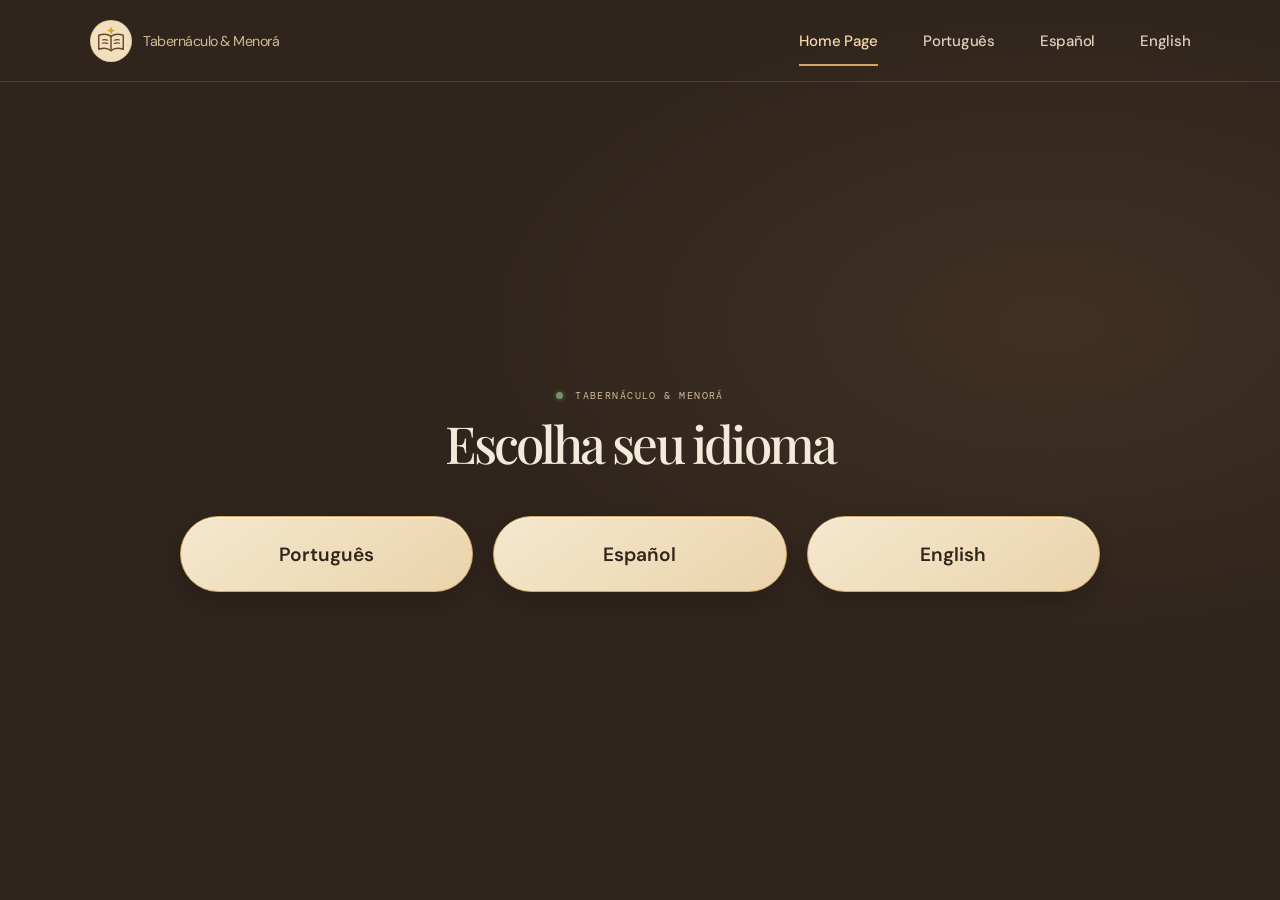
<file: index.html>
<!doctype html>
<html lang="pt-BR">
  <head>
    <meta charset="utf-8">
    <meta name="viewport" content="width=device-width, initial-scale=1">
    <meta name="theme-color" content="#30251d">
    <meta name="description" content="Escolha Português, Español ou English para conhecer o Tabernáculo e a Menorá.">
    <title>Tabernáculo &amp; Menorá</title>
    <link rel="stylesheet" href="styles.css">
    <script src="script.js" defer></script>
  </head>
  <body data-home="true">
    <a class="skip-link" href="#conteudo" data-home-copy="skipLink">Pular para o conteúdo</a>
    <header class="site-header home-header">
      <a class="brand" href="index.html" aria-label="Tabernáculo e Menorá — início">
        <img class="brand-logo" src="assets/logo_open_book_2_line_brown.svg" alt="">
        <span class="brand-name"><span data-home-copy="brandTitle">Tabernáculo</span> <span data-home-copy="brandTagline">&amp; Menorá</span></span>
      </a>
      <button class="menu-toggle" type="button" aria-expanded="false" aria-controls="site-nav">
        <span class="menu-toggle-label" data-home-copy="menuToggle">Menu</span>
        <span class="menu-icon" aria-hidden="true"><span></span><span></span></span>
      </button>
      <nav class="site-nav home-nav" aria-label="Páginas do projeto">
        <a href="index.html" aria-current="page"><span data-home-copy="navHome">Home Page</span></a>
        <a href="portugues.html"><span data-home-copy="navPortuguese">Português</span></a>
        <a href="espanol.html"><span data-home-copy="navSpanish">Español</span></a>
        <a href="ingles.html"><span data-home-copy="navEnglish">English</span></a>
      </nav>
    </header>

    <main id="conteudo" class="language-home">
      <section class="language-selector" aria-labelledby="language-title">
        <p class="language-eyebrow"><span class="status-dot"></span> TABERNÁCULO &amp; MENORÁ</p>
        <h1 id="language-title" data-language-title>Escolha seu idioma</h1>
        <div class="language-options">
          <a class="language-button" href="portugues.html">
            <span>Português</span>
          </a>
          <a class="language-button" href="espanol.html">
            <span>Español</span>
          </a>
          <a class="language-button" href="ingles.html">
            <span>English</span>
          </a>
        </div>
      </section>
    </main>
  </body>
</html>
</file>
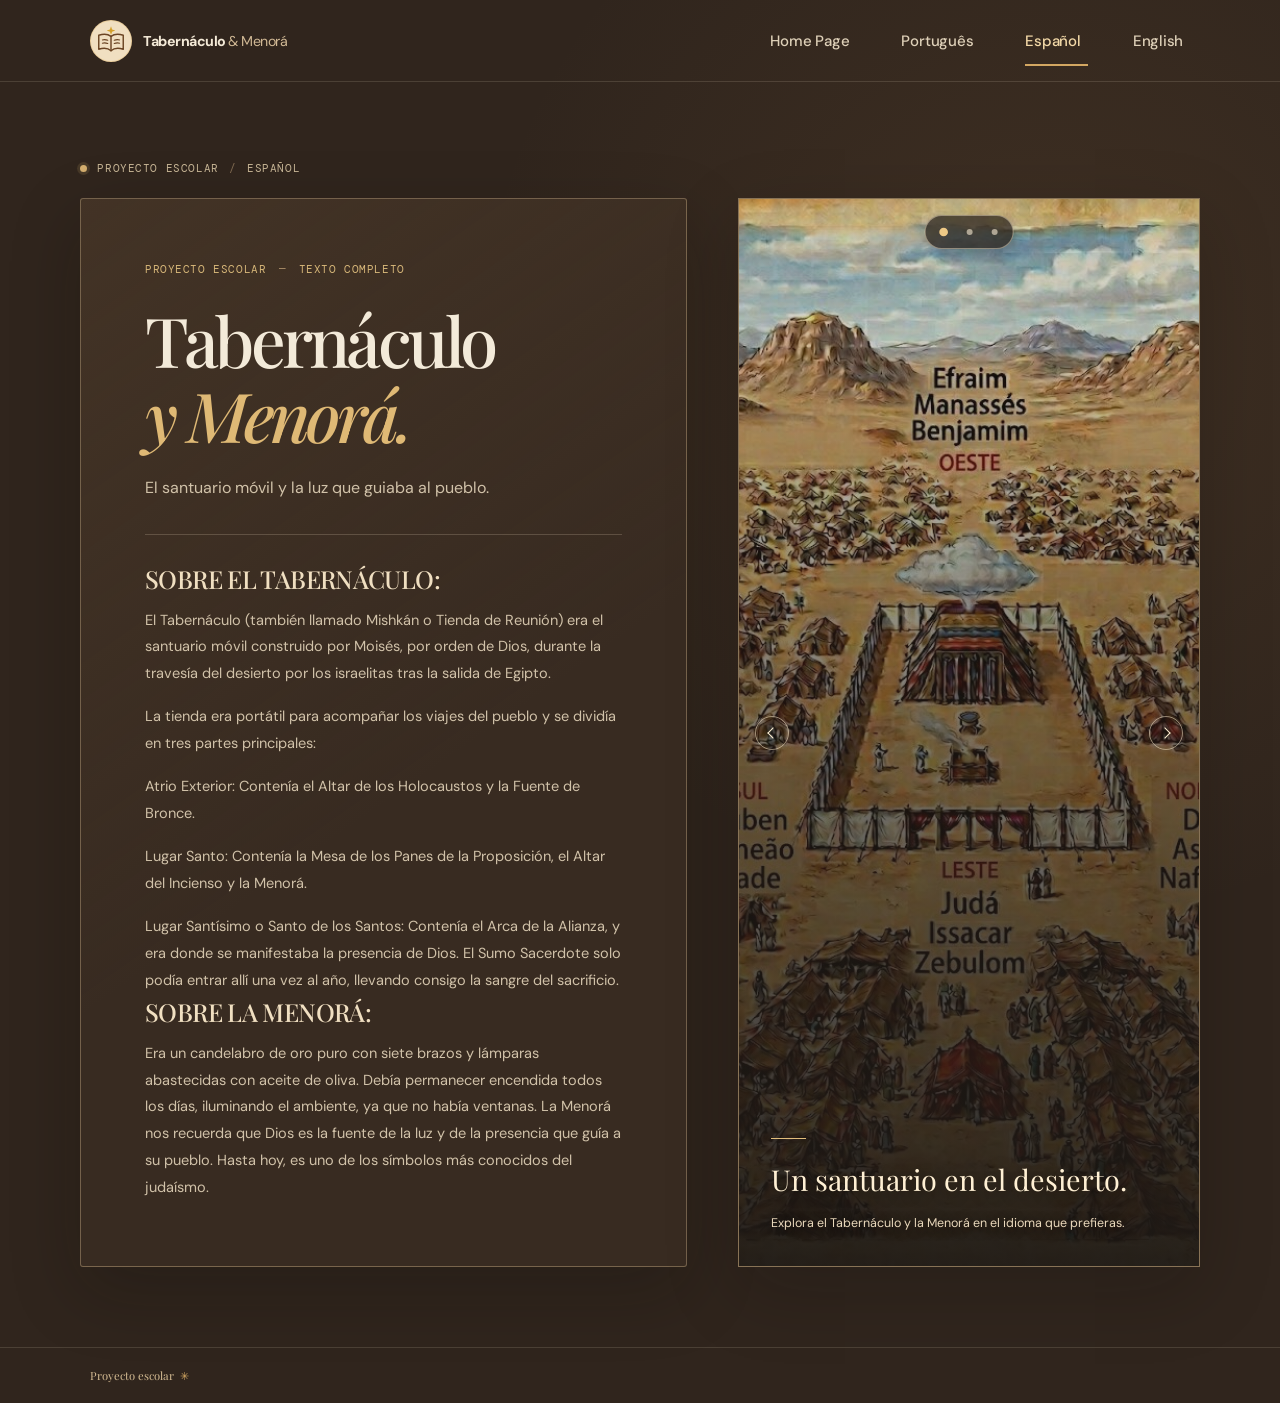
<file: espanol.html>
<!doctype html>
<html lang="es">
  <head>
    <meta charset="utf-8">
    <meta name="viewport" content="width=device-width, initial-scale=1">
    <meta name="theme-color" content="#30251d">
    <meta name="description" content="Texto completo en español sobre el Tabernáculo y la Menorá.">
    <title>Español | Tabernáculo &amp; Menorá</title>
    <link rel="stylesheet" href="styles.css">
    <script src="script.js" defer></script>
  </head>
  <body data-page="3" data-language="es">
    <a class="skip-link" href="#conteudo">Saltar al contenido</a>
    <header class="site-header home-header">
      <a class="brand" href="index.html" aria-label="Tabernáculo y Menorá — inicio">
        <img class="brand-logo" src="assets/logo_open_book_2_line_brown.svg" alt="">
        <span class="brand-name">Tabernáculo <span>&amp; Menorá</span></span>
      </a>
      <button class="menu-toggle" type="button" aria-expanded="false" aria-controls="site-nav">
        <span class="menu-toggle-label">Menú</span>
        <span class="menu-icon" aria-hidden="true"><span></span><span></span></span>
      </button>
      <nav class="site-nav" id="site-nav" aria-label="Páginas e idiomas">
        <a href="index.html"><span>Home Page</span></a>
        <a href="portugues.html"><span>Português</span></a>
        <a href="espanol.html" aria-current="page"><span>Español</span></a>
        <a href="ingles.html"><span>English</span></a>
      </nav>
    </header>

    <main id="conteudo" class="page-shell">
      <div class="page-kicker"><span class="status-dot"></span> Proyecto escolar <span class="kicker-divider">/</span> Español</div>
      <section class="page-layout" aria-labelledby="page-title">
        <article class="content-card">
          <div class="chapter-label">Proyecto escolar <span>—</span> Texto completo</div>
          <h1 id="page-title"><span>Tabernáculo</span><br><em>y Menorá.</em></h1>
          <p class="lead">El santuario móvil y la luz que guiaba al pueblo.</p>
          <div class="article-rule"></div>
          <section id="tabernaculo" class="article-section" aria-labelledby="tabernacle-title">
            <h2 id="tabernacle-title">SOBRE EL TABERNÁCULO:</h2>
            <div class="article-body">
              <p>El Tabernáculo (también llamado Mishkán o Tienda de Reunión) era el santuario móvil construido por Moisés, por orden de Dios, durante la travesía del desierto por los israelitas tras la salida de Egipto.</p>
              <p>La tienda era portátil para acompañar los viajes del pueblo y se dividía en tres partes principales:</p>
              <p>Atrio Exterior: Contenía el Altar de los Holocaustos y la Fuente de Bronce.</p>
              <p>Lugar Santo: Contenía la Mesa de los Panes de la Proposición, el Altar del Incienso y la Menorá.</p>
              <p>Lugar Santísimo o Santo de los Santos: Contenía el Arca de la Alianza, y era donde se manifestaba la presencia de Dios. El Sumo Sacerdote solo podía entrar allí una vez al año, llevando consigo la sangre del sacrificio.</p>
            </div>
          </section>
          <section id="menora" class="article-section" aria-labelledby="menorah-title">
            <h2 id="menorah-title">SOBRE LA MENORÁ:</h2>
            <div class="article-body">
              <p>Era un candelabro de oro puro con siete brazos y lámparas abastecidas con aceite de oliva. Debía permanecer encendida todos los días, iluminando el ambiente, ya que no había ventanas. La Menorá nos recuerda que Dios es la fuente de la luz y de la presencia que guía a su pueblo. Hasta hoy, es uno de los símbolos más conocidos del judaísmo.</p>
            </div>
          </section>
        </article>
        <aside class="page-aside" aria-label="Sobre el Tabernáculo">
          <div class="aside-carousel" data-carousel role="region" aria-roledescription="carrusel" aria-label="Galería de imágenes">
            <figure class="aside-slide is-active" role="group" aria-label="Imagen 1 de 3" data-caption-label="Un santuario en el desierto." data-caption-copy="Explora el Tabernáculo y la Menorá en el idioma que prefieras.">
              <img src="assets/Tabernaculo.jpg" alt="Ilustración del Tabernáculo">
            </figure>
            <figure class="aside-slide" role="group" aria-label="Imagen 2 de 3" data-caption-label="Aceite de oliva puro para la Menorá." data-caption-copy="Se colocaba en sus lámparas para mantenerlas encendidas." hidden>
              <img src="assets/azeite.png" alt="Aceite usado para mantener encendida la Menorá">
            </figure>
            <figure class="aside-slide" role="group" aria-label="Imagen 3 de 3" data-caption-label="La Menorá, un candelabro de siete brazos." data-caption-copy="Sus lámparas iluminaban el Lugar Santo del Tabernáculo." hidden>
              <img src="assets/menora.png" alt="Menorá de siete brazos">
            </figure>
            <div class="aside-carousel-controls">
              <button class="aside-carousel-arrow" type="button" data-carousel-prev aria-label="Imagen anterior"></button>
              <div class="aside-carousel-dots" aria-label="Seleccionar imagen">
                <button class="aside-carousel-dot is-active" type="button" data-carousel-to="0" aria-label="Mostrar imagen 1" aria-current="true"></button>
                <button class="aside-carousel-dot" type="button" data-carousel-to="1" aria-label="Mostrar imagen 2"></button>
                <button class="aside-carousel-dot" type="button" data-carousel-to="2" aria-label="Mostrar imagen 3"></button>
              </div>
              <button class="aside-carousel-arrow" type="button" data-carousel-next aria-label="Imagen siguiente"></button>
            </div>
          </div>
          <div class="aside-line"></div>
          <p class="aside-label" data-carousel-caption-label>Un santuario en el desierto.</p>
          <p class="aside-copy" data-carousel-caption-copy>Explora el Tabernáculo y la Menorá en el idioma que prefieras.</p>
        </aside>
      </section>
    </main>
    <footer class="site-footer">
      <span>Proyecto escolar <span aria-hidden="true">✳</span></span>
    </footer>
    <div class="reading-progress" aria-hidden="true"></div>
  </body>
</html>
</file>
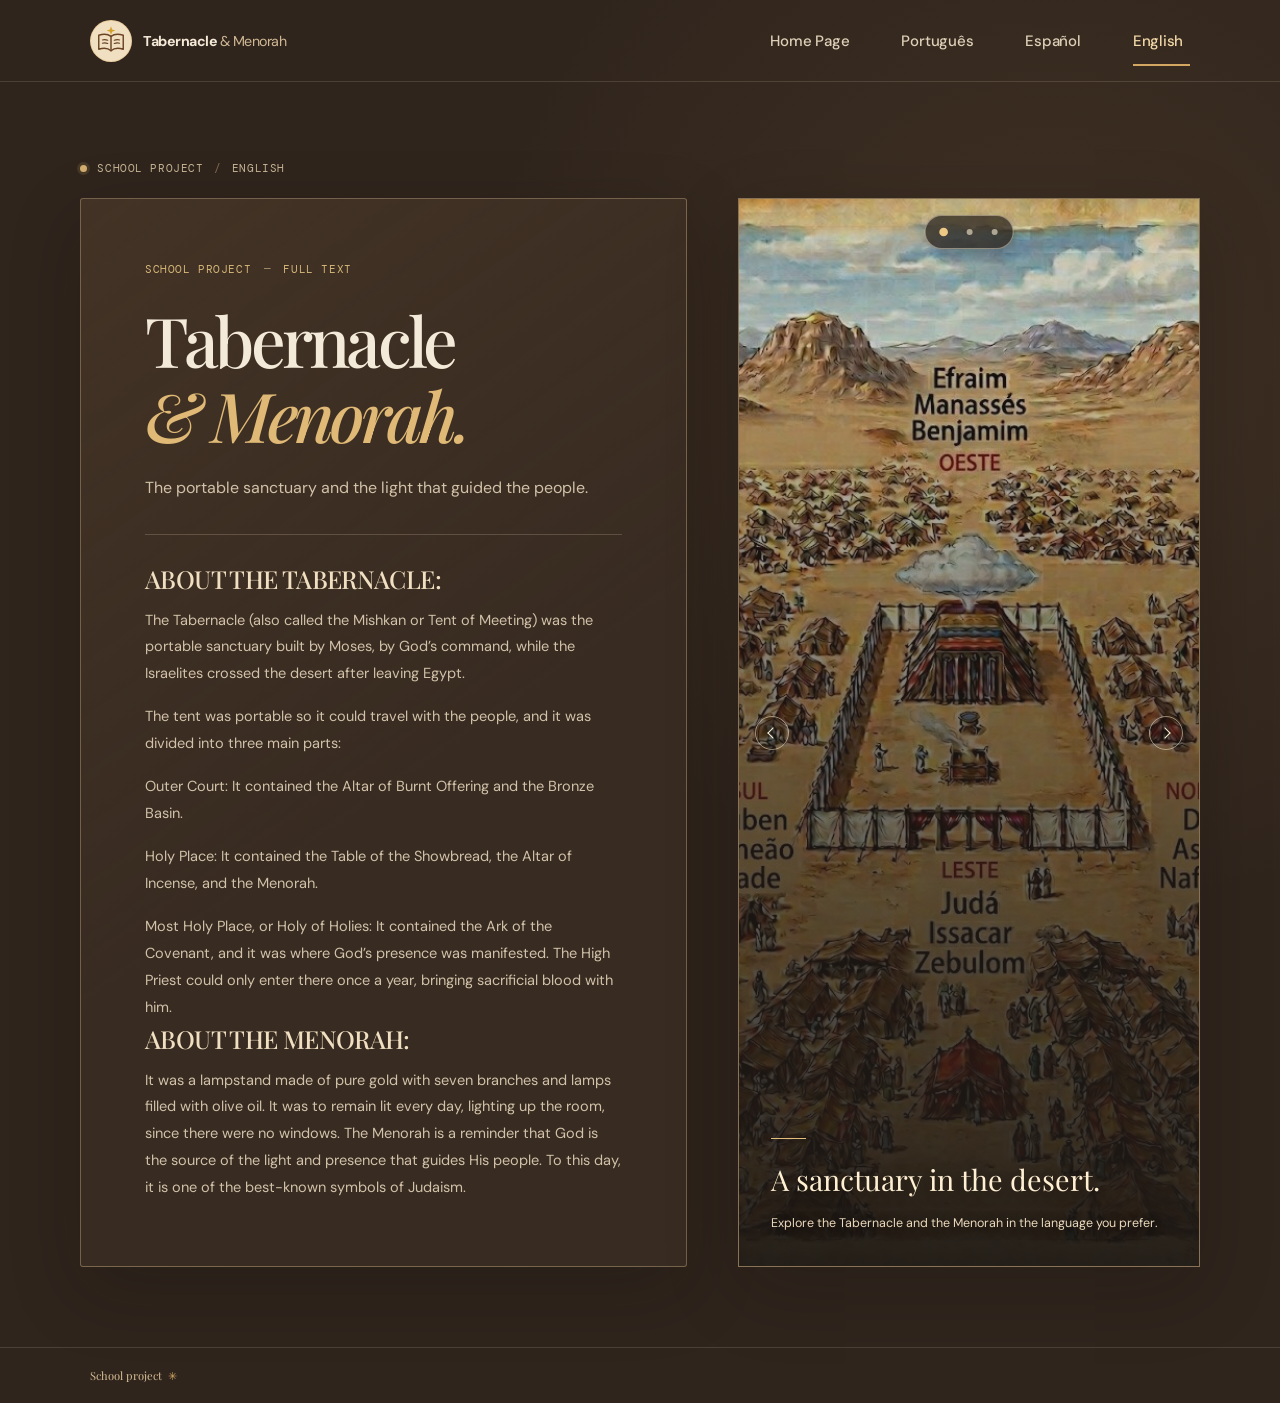
<file: ingles.html>
<!doctype html>
<html lang="en">
  <head>
    <meta charset="utf-8">
    <meta name="viewport" content="width=device-width, initial-scale=1">
    <meta name="theme-color" content="#30251d">
    <meta name="description" content="Full English text about the Tabernacle and the Menorah.">
    <title>English | Tabernacle &amp; Menorah</title>
    <link rel="stylesheet" href="styles.css">
    <script src="script.js" defer></script>
  </head>
  <body data-page="2" data-language="en">
    <a class="skip-link" href="#conteudo">Skip to content</a>
    <header class="site-header home-header">
      <a class="brand" href="index.html" aria-label="Tabernacle and Menorah — home">
        <img class="brand-logo" src="assets/logo_open_book_2_line_brown.svg" alt="">
        <span class="brand-name">Tabernacle <span>&amp; Menorah</span></span>
      </a>
      <button class="menu-toggle" type="button" aria-expanded="false" aria-controls="site-nav">
        <span class="menu-toggle-label">Menu</span>
        <span class="menu-icon" aria-hidden="true"><span></span><span></span></span>
      </button>
      <nav class="site-nav" id="site-nav" aria-label="Pages and languages">
        <a href="index.html"><span>Home Page</span></a>
        <a href="portugues.html"><span>Português</span></a>
        <a href="espanol.html"><span>Español</span></a>
        <a href="ingles.html" aria-current="page"><span>English</span></a>
      </nav>
    </header>

    <main id="conteudo" class="page-shell">
      <div class="page-kicker"><span class="status-dot"></span> School project <span class="kicker-divider">/</span> English</div>
      <section class="page-layout" aria-labelledby="page-title">
        <article class="content-card">
          <div class="chapter-label">School project <span>—</span> Full text</div>
          <h1 id="page-title"><span>Tabernacle</span><br><em>&amp; Menorah.</em></h1>
          <p class="lead">The portable sanctuary and the light that guided the people.</p>
          <div class="article-rule"></div>
          <section id="tabernaculo" class="article-section" aria-labelledby="tabernacle-title">
            <h2 id="tabernacle-title">ABOUT THE TABERNACLE:</h2>
            <div class="article-body">
              <p>The Tabernacle (also called the Mishkan or Tent of Meeting) was the portable sanctuary built by Moses, by God’s command, while the Israelites crossed the desert after leaving Egypt.</p>
              <p>The tent was portable so it could travel with the people, and it was divided into three main parts:</p>
              <p>Outer Court: It contained the Altar of Burnt Offering and the Bronze Basin.</p>
              <p>Holy Place: It contained the Table of the Showbread, the Altar of Incense, and the Menorah.</p>
              <p>Most Holy Place, or Holy of Holies: It contained the Ark of the Covenant, and it was where God’s presence was manifested. The High Priest could only enter there once a year, bringing sacrificial blood with him.</p>
            </div>
          </section>
          <section id="menora" class="article-section" aria-labelledby="menorah-title">
            <h2 id="menorah-title">ABOUT THE MENORAH:</h2>
            <div class="article-body">
              <p>It was a lampstand made of pure gold with seven branches and lamps filled with olive oil. It was to remain lit every day, lighting up the room, since there were no windows. The Menorah is a reminder that God is the source of the light and presence that guides His people. To this day, it is one of the best-known symbols of Judaism.</p>
            </div>
          </section>
        </article>
        <aside class="page-aside" aria-label="About the Tabernacle">
          <div class="aside-carousel" data-carousel role="region" aria-roledescription="carousel" aria-label="Image gallery">
            <figure class="aside-slide is-active" role="group" aria-label="Image 1 of 3" data-caption-label="A sanctuary in the desert." data-caption-copy="Explore the Tabernacle and the Menorah in the language you prefer.">
              <img src="assets/Tabernaculo.jpg" alt="Illustration of the Tabernacle">
            </figure>
            <figure class="aside-slide" role="group" aria-label="Image 2 of 3" data-caption-label="Pure olive oil for the Menorah." data-caption-copy="Olive oil was poured into its lamps to keep them burning." hidden>
              <img src="assets/azeite.png" alt="Oil used to keep the Menorah lit">
            </figure>
            <figure class="aside-slide" role="group" aria-label="Image 3 of 3" data-caption-label="The Menorah, a seven-branched lampstand." data-caption-copy="Its lamps illuminated the Holy Place inside the Tabernacle." hidden>
              <img src="assets/menora.png" alt="Seven-branched Menorah">
            </figure>
            <div class="aside-carousel-controls">
              <button class="aside-carousel-arrow" type="button" data-carousel-prev aria-label="Previous image"></button>
              <div class="aside-carousel-dots" aria-label="Select image">
                <button class="aside-carousel-dot is-active" type="button" data-carousel-to="0" aria-label="Show image 1" aria-current="true"></button>
                <button class="aside-carousel-dot" type="button" data-carousel-to="1" aria-label="Show image 2"></button>
                <button class="aside-carousel-dot" type="button" data-carousel-to="2" aria-label="Show image 3"></button>
              </div>
              <button class="aside-carousel-arrow" type="button" data-carousel-next aria-label="Next image"></button>
            </div>
          </div>
          <div class="aside-line"></div>
          <p class="aside-label" data-carousel-caption-label>A sanctuary in the desert.</p>
          <p class="aside-copy" data-carousel-caption-copy>Explore the Tabernacle and the Menorah in the language you prefer.</p>
        </aside>
      </section>
    </main>
    <footer class="site-footer">
      <span>School project <span aria-hidden="true">✳</span></span>
    </footer>
    <div class="reading-progress" aria-hidden="true"></div>
  </body>
</html>
</file>
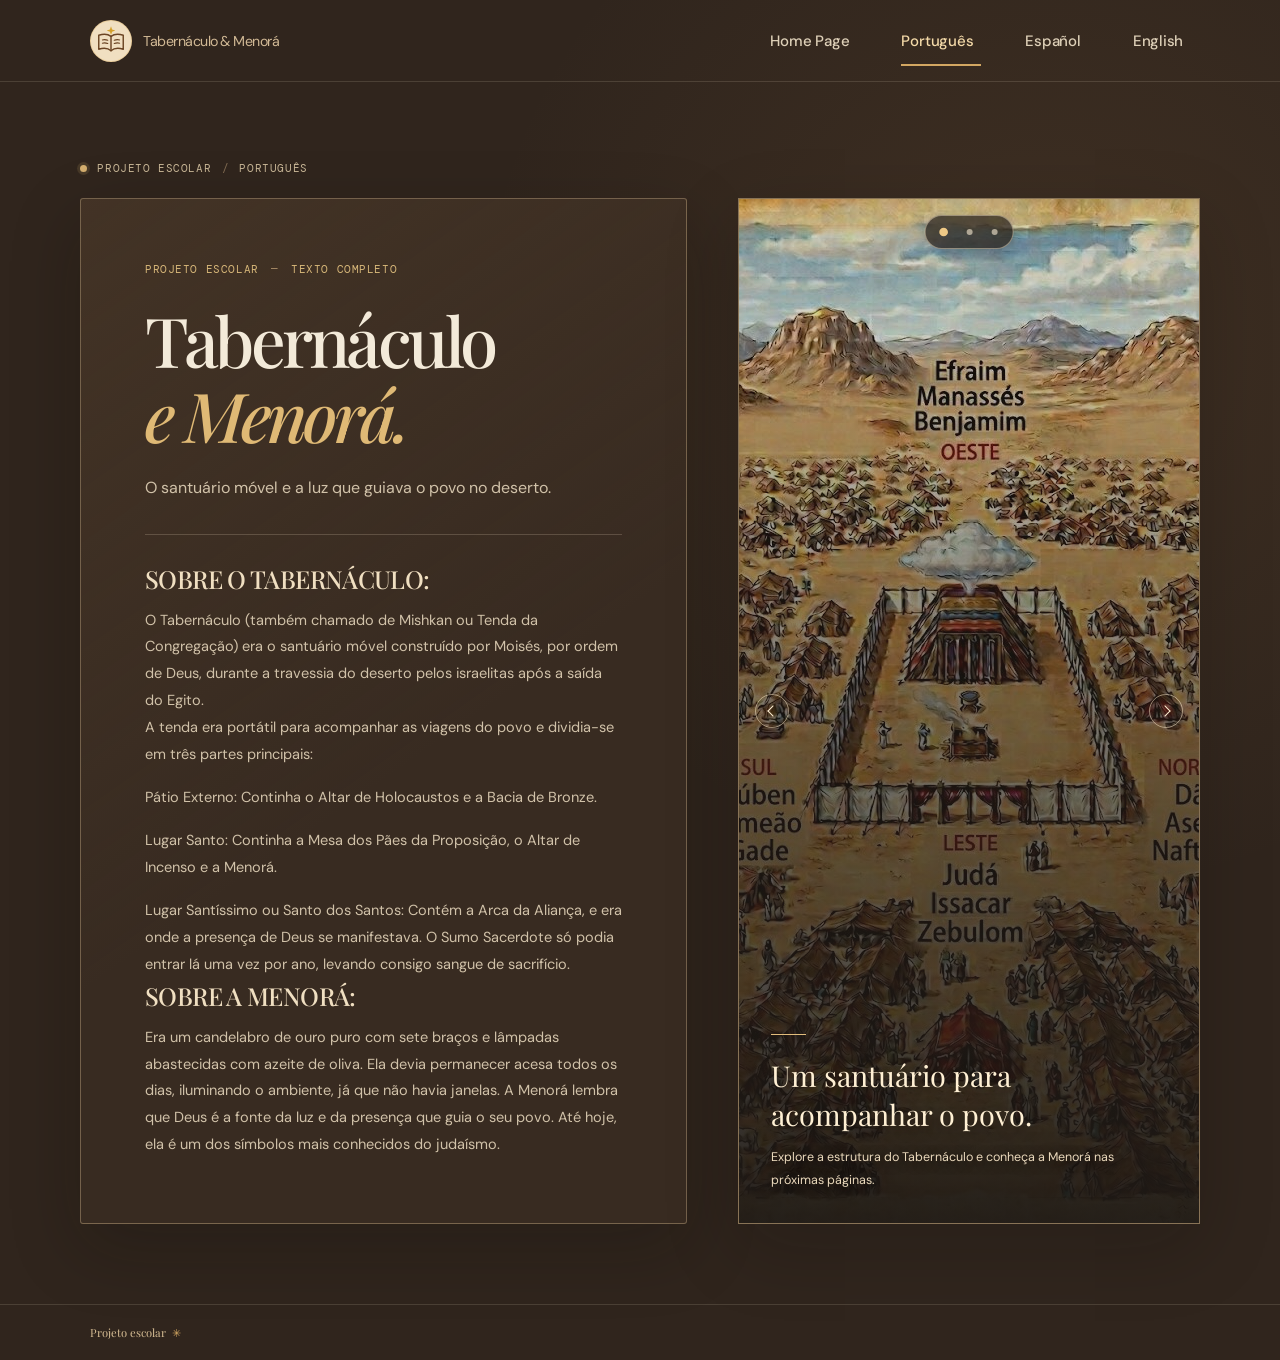
<file: portugues.html>
<!doctype html>
<html lang="pt-BR">
  <head>
    <meta charset="utf-8">
    <meta name="viewport" content="width=device-width, initial-scale=1">
    <meta name="theme-color" content="#30251d">
    <meta name="description" content="Texto completo em português sobre o Tabernáculo e a Menorá.">
    <title>Português | Tabernáculo &amp; Menorá</title>
    <link rel="stylesheet" href="styles.css">
    <script src="script.js" defer></script>
  </head>
  <body data-page="1" data-language="pt">
    <a class="skip-link" href="#conteudo">Pular para o conteúdo</a>
    <header class="site-header">
      <a class="brand" href="index.html" aria-label="Projeto escolar — página inicial">
        <img class="brand-logo" src="assets/logo_open_book_2_line_brown.svg" alt="">
        <span class="brand-name"><span data-copy="brandTitle">Tabernáculo</span> <span data-copy="brandTagline">&amp; Menorá</span></span>
      </a>
      <button class="menu-toggle" type="button" aria-expanded="false" aria-controls="site-nav">
        <span class="menu-toggle-label" data-copy="menuToggle">Menu</span>
        <span class="menu-icon" aria-hidden="true"><span></span><span></span></span>
      </button>
      <nav class="site-nav" id="site-nav" aria-label="Páginas e idiomas">
        <a href="index.html"><span>Home Page</span></a>
        <a href="portugues.html" aria-current="page"><span>Português</span></a>
        <a href="espanol.html"><span>Español</span></a>
        <a href="ingles.html"><span>English</span></a>
      </nav>
    </header>

    <main id="conteudo" class="page-shell">
      <div class="page-kicker"><span class="status-dot"></span> Projeto escolar <span class="kicker-divider">/</span> Português</div>
      <section class="page-layout" aria-labelledby="page-title">
        <article class="content-card">
          <div class="chapter-label">Projeto escolar <span>—</span> Texto completo</div>
          <h1 id="page-title"><span>Tabernáculo</span><br><em>e Menorá.</em></h1>
          <p class="lead">O santuário móvel e a luz que guiava o povo no deserto.</p>
          <div class="article-rule"></div>
          <section id="tabernaculo" class="article-section" aria-labelledby="tabernacle-title">
          <h2 id="tabernacle-title">SOBRE O TABERNÁCULO:</h2>
          <div class="article-body">
            <p>O Tabernáculo (também chamado de Mishkan ou Tenda da Congregação) era o santuário móvel construído por Moisés, por ordem de Deus, durante a travessia do deserto pelos israelitas após a saída do Egito.</p>
          </div>
          </section>
          <section id="estrutura" class="article-section" aria-label="As partes do Tabernáculo">
          <div class="article-body">
            <p>A tenda era portátil para acompanhar as viagens do povo e dividia-se em três partes principais:</p>
            <p>Pátio Externo: Continha o Altar de Holocaustos e a Bacia de Bronze.</p>
            <p>Lugar Santo: Continha a Mesa dos Pães da Proposição, o Altar de Incenso e a Menorá.</p>
            <p>Lugar Santíssimo ou Santo dos Santos: Contém a Arca da Aliança, e era onde a presença de Deus se manifestava. O Sumo Sacerdote só podia entrar lá uma vez por ano, levando consigo sangue de sacrifício.</p>
          </div>
          </section>
          <section id="menora" class="article-section" aria-labelledby="menorah-title">
          <h2 id="menorah-title">SOBRE A MENORÁ:</h2>
          <div class="article-body">
            <p>Era um candelabro de ouro puro com sete braços e lâmpadas abastecidas com azeite de oliva. Ela devia permanecer acesa todos os dias, iluminando o ambiente, já que não havia janelas. A Menorá lembra que Deus é a fonte da luz e da presença que guia o seu povo. Até hoje, ela é um dos símbolos mais conhecidos do judaísmo.</p>
          </div>
          </section>
        </article>
        <aside class="page-aside" aria-label="Sobre a apresentação">
          <div class="aside-carousel" data-carousel role="region" aria-roledescription="carrossel" aria-label="Galeria de imagens">
            <figure class="aside-slide is-active" role="group" aria-label="Imagem 1 de 3" data-caption-label="Um santuário para acompanhar o povo." data-caption-copy="Explore a estrutura do Tabernáculo e conheça a Menorá nas próximas páginas.">
              <img src="assets/Tabernaculo.jpg" alt="Ilustração do Tabernáculo">
            </figure>
            <figure class="aside-slide" role="group" aria-label="Imagem 2 de 3" data-caption-label="Azeite de oliva puro para a Menorá." data-caption-copy="Ele era colocado nas lâmpadas para mantê-las acesas." hidden>
              <img src="assets/azeite.png" alt="Azeite usado para manter a Menorá acesa">
            </figure>
            <figure class="aside-slide" role="group" aria-label="Imagem 3 de 3" data-caption-label="A Menorá, um candelabro de sete braços." data-caption-copy="Suas lâmpadas iluminavam o Lugar Santo do Tabernáculo." hidden>
              <img src="assets/menora.png" alt="Menorá de sete braços">
            </figure>
            <div class="aside-carousel-controls">
              <button class="aside-carousel-arrow" type="button" data-carousel-prev aria-label="Imagem anterior"></button>
              <div class="aside-carousel-dots" aria-label="Selecionar imagem">
                <button class="aside-carousel-dot is-active" type="button" data-carousel-to="0" aria-label="Mostrar imagem 1" aria-current="true"></button>
                <button class="aside-carousel-dot" type="button" data-carousel-to="1" aria-label="Mostrar imagem 2"></button>
                <button class="aside-carousel-dot" type="button" data-carousel-to="2" aria-label="Mostrar imagem 3"></button>
              </div>
              <button class="aside-carousel-arrow" type="button" data-carousel-next aria-label="Próxima imagem"></button>
            </div>
          </div>
          <div class="aside-line"></div>
          <p class="aside-label" data-carousel-caption-label>Um santuário para acompanhar o povo.</p>
          <p class="aside-copy" data-carousel-caption-copy>Explore a estrutura do Tabernáculo e conheça a Menorá nas próximas páginas.</p>
        </aside>
      </section>
    </main>
    <footer class="site-footer">
      <span>Projeto escolar <span aria-hidden="true">✳</span></span>
    </footer>
    <div class="reading-progress" aria-hidden="true"></div>
  </body>
</html>
</file>
<file: styles.css>
@import url("https://fonts.googleapis.com/css2?family=DM+Mono:wght@400;500&family=DM+Sans:wght@400;500;600;700&family=Playfair+Display:ital,wght@0,500;0,600;1,500;1,600&display=swap");

:root {
  color-scheme: light;
  --paper: #f5f2eb;
  --card: #fffefa;
  --ink: #20251f;
  --muted: #73776e;
  --green: #355d48;
  --green-dark: #284736;
  --line: #e7e4dc;
  --accent: #c77b51;
  --mono: "DM Mono", "Courier New", monospace;
  --sans: "DM Sans", Arial, sans-serif;
  --serif: "Playfair Display", Georgia, serif;
}

* {
  box-sizing: border-box;
}

html {
  scroll-behavior: smooth;
}

body {
  min-width: 320px;
  min-height: 100vh;
  margin: 0;
  background:
    radial-gradient(ellipse at 85% 12%, rgba(216, 207, 183, 0.22), transparent 32rem),
    var(--paper);
  color: var(--ink);
  font-family: var(--sans);
  -webkit-font-smoothing: antialiased;
}

a {
  color: inherit;
}

.skip-link {
  position: absolute;
  z-index: 5;
  top: 0.75rem;
  left: 0.75rem;
  padding: 0.7rem 1rem;
  transform: translateY(-160%);
  border-radius: 0.4rem;
  background: var(--green-dark);
  color: white;
  text-decoration: none;
}

.skip-link:focus {
  transform: translateY(0);
}

.site-header {
  position: relative;
  z-index: 2;
  display: flex;
  min-height: 82px;
  align-items: center;
  justify-content: space-between;
  padding: 0 clamp(1.25rem, 7vw, 7.5rem);
  border-bottom: 1px solid rgba(32, 37, 31, 0.09);
}

.brand {
  display: inline-flex;
  align-items: center;
  gap: 0.72rem;
  text-decoration: none;
}

.brand-mark {
  display: grid;
  width: 35px;
  height: 35px;
  place-items: center;
  border-radius: 50%;
  background: var(--green);
  color: #fffefa;
  font-family: var(--serif);
  font-size: 1.1rem;
  font-style: italic;
}

.brand-logo {
  display: block;
  width: 42px;
  height: 42px;
  flex: 0 0 auto;
  padding: 2px;
  border: 1px solid rgba(212, 160, 42, 0.45);
  border-radius: 50%;
  background: #f0dfc1;
  object-fit: contain;
}

.brand-name {
  font-size: 0.89rem;
  font-weight: 700;
  letter-spacing: -0.035em;
}

.brand-name span {
  color: var(--muted);
  font-weight: 400;
}

.site-nav {
  display: flex;
  align-items: center;
  gap: clamp(1.15rem, 3.5vw, 3.5rem);
}

.language-picker {
  display: inline-flex;
  align-items: center;
}

.language-select {
  padding: 0.4rem 0.25rem;
  border: 0;
  background: transparent;
  color: var(--green-dark);
  cursor: pointer;
  font: 500 0.7rem var(--mono);
}

.language-select:focus-visible,
.menu-toggle:focus-visible,
.site-nav a:focus-visible,
.article-footer a:focus-visible {
  outline: 2px solid var(--accent);
  outline-offset: 4px;
}

.visually-hidden {
  position: absolute;
  width: 1px;
  height: 1px;
  padding: 0;
  overflow: hidden;
  clip: rect(0, 0, 0, 0);
  white-space: nowrap;
  clip-path: inset(50%);
}

.site-nav a {
  position: relative;
  padding: 0.9rem 0;
  color: #64685f;
  font-family: var(--sans);
  font-size: 0.94rem;
  font-weight: 500;
  letter-spacing: -0.015em;
  text-decoration: none;
  transition: color 160ms ease;
}

.site-nav a:hover,
.site-nav a[aria-current="page"] {
  color: var(--green-dark);
}

.site-nav a[aria-current="page"]::after {
  position: absolute;
  right: 0;
  bottom: -1px;
  left: 0;
  height: 2px;
  background: var(--green);
  content: "";
}

.site-nav a span {
  margin-right: 0.45rem;
  color: #9b9d94;
  font-family: var(--mono);
  font-size: 0.65rem;
}

.site-nav a > span:last-child {
  color: inherit;
  font-family: var(--sans);
  font-size: inherit;
  font-weight: inherit;
}

.home-nav a > span:first-child,
.home-nav a > span:only-child {
  color: inherit;
  font-family: var(--sans);
  font-size: inherit;
  font-weight: inherit;
  margin-right: 0;
}

.home-nav a[aria-current="page"] > span {
  color: #f3d9a8;
}

.site-nav a[aria-current="page"] span {
  color: var(--accent);
}

.menu-toggle {
  display: none;
}

.page-shell {
  width: min(1050px, calc(100% - 3rem));
  margin: 0 auto;
  padding: clamp(2.5rem, 6vw, 4.65rem) 0 5rem;
}

.page-kicker,
.chapter-label {
  color: var(--muted);
  font-family: var(--mono);
  font-size: 0.66rem;
  letter-spacing: 0.055em;
  text-transform: uppercase;
}

.page-kicker {
  display: flex;
  align-items: center;
  gap: 0.65rem;
  margin-bottom: 1.45rem;
}

.status-dot {
  width: 7px;
  height: 7px;
  border-radius: 50%;
  background: #77916d;
  box-shadow: 0 0 0 3px rgba(119, 145, 109, 0.13);
}

.kicker-divider {
  color: #c2c0b8;
}

.page-layout {
  display: grid;
  grid-template-columns: minmax(0, 1fr) 205px;
  align-items: stretch;
  gap: clamp(2rem, 6vw, 5.5rem);
}

.content-card {
  padding: clamp(2rem, 5vw, 4.15rem) clamp(1.6rem, 6vw, 5.5rem);
  border: 1px solid rgba(44, 49, 40, 0.07);
  border-radius: 3px;
  background: var(--card);
  box-shadow: 0 16px 55px rgba(50, 47, 36, 0.055);
}

.chapter-label {
  margin-bottom: 1.7rem;
  color: var(--green);
}

.chapter-label span {
  padding: 0 0.3rem;
  color: #b7b4aa;
}

h1 {
  margin: 0;
  font-family: var(--serif);
  font-size: clamp(2.75rem, 5.4vw, 4.3rem);
  font-weight: 500;
  letter-spacing: -0.055em;
  line-height: 1.08;
}

h1 em {
  color: var(--green);
  font-weight: 500;
}

.lead {
  max-width: 560px;
  margin: 1.35rem 0 0;
  color: #64685f;
  font-size: 1rem;
  line-height: 1.75;
}

.article-rule {
  width: 100%;
  height: 1px;
  margin: 2rem 0 1.7rem;
  background: var(--line);
}

.content-card h2 {
  margin: 0 0 0.8rem;
  font-family: var(--serif);
  font-size: 1.55rem;
  font-weight: 500;
  letter-spacing: -0.025em;
}

.article-body p {
  margin: 0 0 1rem;
  color: #5d6159;
  font-size: 0.91rem;
  line-height: 1.85;
}

.article-body p:last-child {
  margin-bottom: 0;
}

.article-body strong {
  color: var(--green-dark);
  font-weight: 700;
}

.note-box {
  display: flex;
  gap: 0.85rem;
  margin-top: 1.7rem;
  padding: 1.05rem 1.15rem;
  border-left: 2px solid #8a9e80;
  background: #f5f6f0;
}

.note-icon {
  padding-top: 0.1rem;
  color: var(--green);
  font-size: 1rem;
}

.note-box p {
  margin: 0;
  color: #686e63;
  font-size: 0.78rem;
  line-height: 1.7;
}

.note-box strong {
  color: var(--green-dark);
  font-size: 0.8rem;
}

blockquote {
  margin: 1.6rem 0;
  padding: 0.15rem 0 0.15rem 1.15rem;
  border-left: 2px solid var(--accent);
  color: var(--green-dark);
  font-family: var(--serif);
  font-size: 1.22rem;
  font-style: italic;
  line-height: 1.6;
}

.article-footer {
  display: flex;
  align-items: center;
  justify-content: space-between;
  gap: 0.75rem;
  margin-top: 2.3rem;
  padding-top: 1.15rem;
  border-top: 1px solid var(--line);
  color: #999b92;
  font-family: var(--mono);
  font-size: 0.65rem;
}

.footer-muted {
  color: #c0bfb8;
}

.next-link,
.previous-link {
  color: var(--green);
  font-family: var(--sans);
  font-size: 0.76rem;
  font-weight: 600;
  text-decoration: none;
  transition: color 160ms ease;
}

.next-link:hover,
.previous-link:hover {
  color: var(--accent);
}

.next-link span,
.previous-link span {
  padding-left: 0.25rem;
}

.page-aside {
  display: flex;
  flex-direction: column;
  justify-content: center;
  padding: 1.5rem 0;
}

.aside-line {
  width: 35px;
  height: 1px;
  margin: 0.75rem 0 1.3rem;
  background: var(--accent);
}

.aside-label {
  margin: 0 0 0.8rem;
  font-family: var(--serif);
  font-size: 1.4rem;
  line-height: 1.35;
}

.aside-copy {
  margin: 0;
  color: #777a71;
  font-size: 0.78rem;
  line-height: 1.8;
}

.page-progress {
  display: flex;
  gap: 0.35rem;
  margin-top: 2rem;
}

.progress-segment {
  width: 25px;
  height: 3px;
  background: #d8d8cf;
}

.progress-segment.is-active {
  background: var(--green);
}

.site-footer {
  display: flex;
  justify-content: space-between;
  gap: 1rem;
  padding: 1.25rem clamp(1.25rem, 7vw, 7.5rem);
  border-top: 1px solid rgba(32, 37, 31, 0.09);
  color: #85877e;
  font-size: 0.7rem;
}

.site-footer span span {
  padding-left: 0.2rem;
  color: var(--accent);
}

.reading-progress {
  position: fixed;
  z-index: 4;
  top: 0;
  left: 0;
  width: 0;
  height: 2px;
  background: var(--accent);
  pointer-events: none;
}

@media (max-width: 760px) {
  .site-header {
    min-height: 72px;
    gap: 1rem;
  }

  .menu-toggle {
    display: inline-flex;
    align-items: center;
    gap: 0.65rem;
    padding: 0.5rem 0;
    border: 0;
    background: transparent;
    color: var(--ink);
    cursor: pointer;
    font: 500 0.75rem var(--sans);
  }

  .language-picker {
    margin-left: auto;
  }

  .menu-icon {
    display: grid;
    gap: 4px;
  }

  .menu-icon span {
    width: 17px;
    height: 1px;
    background: var(--green-dark);
    transition: transform 160ms ease;
  }

  .menu-toggle[aria-expanded="true"] .menu-icon span:first-child {
    transform: translateY(2.5px) rotate(45deg);
  }

  .menu-toggle[aria-expanded="true"] .menu-icon span:last-child {
    transform: translateY(-2.5px) rotate(-45deg);
  }

  .site-nav {
    position: absolute;
    top: calc(100% - 1px);
    right: 0;
    left: 0;
    display: none;
    align-items: stretch;
    gap: 0;
    padding: 0.35rem 1.5rem 1rem;
    border-bottom: 1px solid var(--line);
    background: var(--paper);
    box-shadow: 0 14px 22px rgba(40, 45, 37, 0.06);
  }

  .site-nav.is-open {
    display: flex;
    flex-direction: column;
  }

  .site-nav a {
    padding: 0.9rem 0;
    border-bottom: 1px solid rgba(32, 37, 31, 0.07);
  }

  .site-nav a[aria-current="page"]::after {
    right: auto;
    width: 2px;
    height: 1rem;
    bottom: 0.8rem;
  }

  .page-shell {
    width: min(100% - 2rem, 620px);
    padding-top: 2.5rem;
    padding-bottom: 3rem;
  }

  .page-layout {
    grid-template-columns: minmax(0, 1fr);
    gap: 1.7rem;
  }

  .content-card {
    padding: clamp(1.65rem, 7vw, 3rem) clamp(1.35rem, 7vw, 2.8rem);
  }

  .page-aside {
    display: grid;
    grid-template-columns: minmax(0, 1fr);
    align-items: center;
    padding: 0 0.5rem;
  }

  .aside-line {
    display: none;
  }

  .aside-label {
    margin-bottom: 0.25rem;
    font-size: 1rem;
  }

  .aside-copy {
    font-size: 0.72rem;
  }

  .page-progress {
    grid-column: 2;
    margin-top: 0.7rem;
  }
}

@media (max-width: 420px) {
  .brand-name {
    font-size: 0.82rem;
  }

  .page-kicker {
    font-size: 0.58rem;
  }

  h1 {
    font-size: 2.55rem;
  }

  .article-footer {
    flex-wrap: wrap;
  }

  .article-footer > span {
    order: 2;
    width: 100%;
  }

  .site-footer {
    flex-direction: column;
    padding-top: 1rem;
    padding-bottom: 1rem;
  }
}

@media (prefers-reduced-motion: reduce) {
  *,
  *::before,
  *::after {
    scroll-behavior: auto !important;
    transition-duration: 0.01ms !important;
  }
}

body[data-home="true"] {
  color: #f3ead9;
  background:
    radial-gradient(ellipse at 82% 36%, rgba(162, 117, 70, 0.14), transparent 36rem),
    #30251d;
}

.home-header {
  border-bottom-color: rgba(239, 223, 195, 0.14);
}

.home-header .brand-logo,
body[data-page] .brand-logo {
  border-color: rgba(231, 195, 132, 0.58);
  background: #f0dfc1;
}

.home-header .brand-name {
  color: #f4ead7;
}

.home-header .brand-name span {
  color: #d1b995;
}

.home-header .site-nav a,
.home-header .language-select,
.home-header .menu-toggle {
  color: #ded0b8;
}

.home-header .site-nav a:hover,
.home-header .site-nav a:focus-visible,
.home-header .site-nav a[aria-current="page"] {
  color: #f3d9a8;
}

.home-header .site-nav a span {
  color: #b79c76;
}

.home-header .site-nav a > span:last-child,
.home-header .site-nav a > span:only-child {
  color: inherit;
  font-family: var(--sans);
  font-size: inherit;
  font-weight: inherit;
}

.home-header .site-nav a[aria-current="page"] > span {
  color: #f3d9a8;
}

.home-header .site-nav a[aria-current="page"]::after {
  background: #d3a762;
}

.home-header .menu-icon span {
  background: #e4d3b8;
}

.home-main {
  width: min(1120px, calc(100% - 3rem));
  margin: 0 auto;
}

.hero {
  display: grid;
  min-height: min(690px, calc(100vh - 82px));
  grid-template-columns: minmax(0, 0.88fr) minmax(420px, 1fr);
  align-items: center;
  gap: clamp(2.5rem, 8vw, 7rem);
  padding: clamp(3rem, 7vw, 6rem) 0;
}

.hero-copy {
  position: relative;
  z-index: 1;
  padding-bottom: 0.5rem;
}

.hero-eyebrow {
  display: flex;
  align-items: center;
  gap: 0.75rem;
  margin: 0 0 1.65rem;
  color: #d0bb98;
  font-family: var(--mono);
  font-size: 0.66rem;
  letter-spacing: 0.12em;
  text-transform: uppercase;
}

.hero-eyebrow .status-dot {
  background: #d4ae6e;
  box-shadow: 0 0 0 3px rgba(212, 174, 110, 0.14);
}

.hero h1 {
  font-size: clamp(4rem, 7.3vw, 6.7rem);
  letter-spacing: -0.07em;
  line-height: 0.94;
}

.hero h1 em {
  color: #dfb975;
  font-weight: 500;
}

.hero-and {
  color: #c48e54;
  font-family: var(--serif);
  font-size: 0.68em;
  font-style: italic;
}

.hero-description {
  margin: 1.65rem 0 0;
  color: #d1c2a9;
  font-family: var(--serif);
  font-size: clamp(1.05rem, 1.8vw, 1.3rem);
  line-height: 1.75;
  white-space: pre-line;
}

.hero-cta {
  display: inline-flex;
  min-height: 48px;
  align-items: center;
  gap: 2rem;
  margin-top: 2rem;
  padding: 0.75rem 1rem 0.75rem 1.25rem;
  border: 1px solid rgba(220, 182, 119, 0.66);
  color: #f0d7a9;
  font-size: 0.8rem;
  font-weight: 600;
  text-decoration: none;
  transition: background-color 180ms ease, color 180ms ease;
}

.hero-cta:hover {
  background: #d8b274;
  color: #30251d;
}

.cta-arrow {
  font-size: 1.05rem;
}

.hero-footnote {
  display: flex;
  align-items: center;
  gap: 0.8rem;
  margin-top: 3.2rem;
  color: #b5a58e;
  font-family: var(--mono);
  font-size: 0.61rem;
  letter-spacing: 0.04em;
  text-transform: uppercase;
}

.footnote-rule {
  width: 42px;
  height: 1px;
  background: #9c7951;
}

.carousel {
  position: relative;
  width: 100%;
  max-width: 520px;
  justify-self: end;
}

.carousel-frame {
  position: relative;
  aspect-ratio: 1.48;
  overflow: hidden;
  border: 1px solid rgba(227, 198, 151, 0.44);
  background: #554333;
  box-shadow: 0 24px 70px rgba(12, 12, 10, 0.3);
}

.carousel-frame::after {
  position: absolute;
  z-index: 2;
  inset: 12px;
  border: 1px solid rgba(247, 232, 204, 0.27);
  content: "";
  pointer-events: none;
}

.carousel-slide {
  position: absolute;
  inset: 0;
  margin: 0;
  opacity: 0;
  transition: opacity 450ms ease;
}

.carousel-slide.is-active {
  opacity: 1;
}

.carousel-slide::after {
  position: absolute;
  z-index: 1;
  inset: 45% 0 0;
  background: linear-gradient(180deg, transparent, rgba(28, 22, 18, 0.62));
  content: "";
  pointer-events: none;
}

.carousel-slide img {
  display: block;
  width: 100%;
  height: 100%;
  object-fit: cover;
}

.carousel-slide figcaption {
  position: absolute;
  right: 2rem;
  bottom: 2rem;
  left: 2rem;
  display: flex;
  align-items: center;
  gap: 0.8rem;
  color: #fff0d4;
  font-family: var(--serif);
  font-size: 1.1rem;
  text-shadow: 0 2px 12px rgba(0, 0, 0, 0.45);
  z-index: 2;
}

.carousel-slide figcaption span:first-child {
  color: #eac37f;
  font-family: var(--mono);
  font-size: 0.65rem;
}

.carousel-controls {
  position: absolute;
  z-index: 3;
  right: 2rem;
  bottom: 1.9rem;
  left: 2rem;
  display: flex;
  align-items: center;
  justify-content: space-between;
}

.carousel-dots,
.carousel-arrows {
  display: flex;
  align-items: center;
  gap: 0.45rem;
}

.carousel-dot {
  width: 18px;
  height: 18px;
  padding: 0;
  border: 0;
  background: transparent;
  cursor: pointer;
}

.carousel-dot::after {
  display: block;
  width: 6px;
  height: 6px;
  margin: auto;
  border-radius: 50%;
  background: rgba(255, 242, 217, 0.58);
  content: "";
  transition: transform 180ms ease, background-color 180ms ease;
}

.carousel-dot.is-active::after {
  transform: scale(1.45);
  background: #eec986;
}

.carousel-arrow {
  display: grid;
  width: 34px;
  height: 34px;
  place-items: center;
  border: 1px solid rgba(250, 233, 202, 0.52);
  border-radius: 50%;
  background: rgba(38, 31, 25, 0.28);
  color: #fff0d4;
  cursor: pointer;
  font: 1rem var(--sans);
  transition: background-color 180ms ease, color 180ms ease;
}

.carousel-arrow:hover {
  background: #e2bd7c;
  color: #30251d;
}

.carousel-arrow:focus-visible,
.carousel-dot:focus-visible,
.hero-cta:focus-visible,
.chapter-card:focus-visible {
  outline: 2px solid #edc681;
  outline-offset: 4px;
}

.hero-ornament {
  position: absolute;
  z-index: -1;
  top: -2.7rem;
  right: -2.6rem;
  color: rgba(226, 189, 124, 0.35);
  font-family: var(--serif);
  font-size: 1.4rem;
  letter-spacing: 0.13em;
}

.carousel-hint {
  margin: 1rem 0 0;
  color: #b9a789;
  font-family: var(--serif);
  font-size: 0.84rem;
  font-style: italic;
  text-align: right;
}

.home-chapters {
  display: grid;
  grid-template-columns: repeat(3, minmax(0, 1fr));
  margin: 0 0 4rem;
  border-top: 1px solid rgba(238, 221, 193, 0.24);
  border-bottom: 1px solid rgba(238, 221, 193, 0.24);
}

.chapter-card {
  position: relative;
  display: flex;
  min-height: 112px;
  flex-direction: column;
  justify-content: center;
  gap: 0.6rem;
  padding: 1.2rem 2rem;
  text-decoration: none;
  transition: background-color 180ms ease;
}

.chapter-card + .chapter-card {
  border-left: 1px solid rgba(238, 221, 193, 0.2);
}

.chapter-card:hover {
  background: rgba(238, 221, 193, 0.06);
}

.chapter-index {
  color: #d1ad75;
  font-family: var(--mono);
  font-size: 0.61rem;
  letter-spacing: 0.08em;
  text-transform: uppercase;
}

.chapter-index span {
  color: #998169;
}

.chapter-name {
  color: #f0e2ca;
  font-family: var(--serif);
  font-size: 1.12rem;
}

.chapter-arrow {
  position: absolute;
  top: 50%;
  right: 1.5rem;
  transform: translateY(-50%);
  color: #c99f65;
  opacity: 0;
  transition: opacity 180ms ease, transform 180ms ease;
}

.chapter-card:hover .chapter-arrow,
.chapter-card:focus-visible .chapter-arrow {
  transform: translate(3px, calc(-50% - 3px));
  opacity: 1;
}

.home-footer {
  border-top-color: rgba(239, 223, 195, 0.14);
  color: #b5a58e;
}

.home-footer > span:last-child {
  color: #d6bd94;
  font-family: var(--serif);
}

@media (max-width: 900px) {
  .hero {
    grid-template-columns: minmax(0, 0.9fr) minmax(340px, 1fr);
    gap: 2.5rem;
  }

  .hero h1 {
    font-size: clamp(3.6rem, 7.2vw, 5.2rem);
  }

  .chapter-card {
    padding-right: 1.2rem;
    padding-left: 1.2rem;
  }
}

@media (max-width: 760px) {
  .home-header .menu-toggle {
    color: #ded0b8;
  }

  .home-header .site-nav {
    background: #30251d;
    border-bottom-color: rgba(239, 223, 195, 0.14);
  }

  .home-header .site-nav a {
    border-bottom-color: rgba(239, 223, 195, 0.12);
  }

  .home-main {
    width: min(100% - 2rem, 580px);
  }

  .hero {
    min-height: 0;
    grid-template-columns: minmax(0, 1fr);
    gap: 2.5rem;
    padding: 3.6rem 0 3rem;
  }

  .hero h1 {
    font-size: clamp(4rem, 13vw, 5.5rem);
  }

  .hero-footnote {
    margin-top: 2rem;
  }

  .carousel {
    width: min(100%, 500px);
    justify-self: center;
  }

  .hero-ornament {
    right: -0.3rem;
  }

  .home-chapters {
    grid-template-columns: minmax(0, 1fr);
    margin-bottom: 2.5rem;
  }

  .chapter-card {
    min-height: 86px;
    padding-left: 1rem;
  }

  .chapter-card + .chapter-card {
    border-top: 1px solid rgba(238, 221, 193, 0.2);
    border-left: 0;
  }

  .chapter-arrow {
    right: 1rem;
    opacity: 1;
  }

  .home-footer {
    color: #b5a58e;
  }
}

@media (prefers-reduced-motion: reduce) {
  .carousel-slide,
  .carousel-dot::after,
  .carousel-arrow,
  .chapter-card,
  .chapter-arrow,
  .hero-cta {
    transition: none;
  }
}

body[data-page] {
  color-scheme: dark;
  color: #f3ead9;
  background:
    radial-gradient(ellipse at 82% 25%, rgba(162, 117, 70, 0.13), transparent 36rem),
    #30251d;
}

body[data-page] .site-header {
  border-bottom-color: rgba(239, 223, 195, 0.14);
}

body[data-page] .brand-name {
  color: #f4ead7;
}

body[data-page] .brand-name span {
  color: #d1b995;
}

body[data-page] .site-nav a,
body[data-page] .language-select,
body[data-page] .menu-toggle {
  color: #ded0b8;
}

body[data-page] .site-nav a:hover,
body[data-page] .site-nav a[aria-current="page"] {
  color: #f3d9a8;
}

body[data-page] .site-nav a[aria-current="page"]::after {
  background: #d3a762;
}

body[data-page] .site-nav a span {
  color: #b79c76;
}

body[data-page] .site-nav a > span:last-child {
  color: inherit;
  font-family: var(--sans);
  font-size: inherit;
  font-weight: inherit;
}

body[data-page] .menu-icon span {
  background: #e4d3b8;
}

body[data-page] .page-shell {
  width: min(1120px, calc(100% - 3rem));
  padding-top: clamp(3rem, 7vw, 5rem);
}

body[data-page] .page-kicker {
  color: #c9b797;
}

body[data-page] .page-kicker .status-dot {
  background: #d4ae6e;
  box-shadow: 0 0 0 3px rgba(212, 174, 110, 0.14);
}

body[data-page] .kicker-divider {
  color: #806b51;
}

body[data-page] .page-layout {
  grid-template-columns: minmax(0, 1fr) minmax(280px, 0.76fr);
  gap: clamp(1.5rem, 4vw, 3.5rem);
}

body[data-page] .content-card {
  padding: clamp(2rem, 5vw, 4rem) clamp(1.7rem, 5vw, 4.5rem);
  border: 1px solid rgba(227, 198, 151, 0.35);
  background:
    linear-gradient(145deg, rgba(86, 65, 45, 0.35), transparent 55%),
    #382b21;
  box-shadow: 0 24px 70px rgba(12, 12, 10, 0.24);
}

body[data-page] .chapter-label {
  color: #d7b779;
}

body[data-page] .chapter-label span {
  color: #a68b66;
}

body[data-page] h1 {
  color: #f3ead9;
}

body[data-page] h1 em {
  color: #dfb975;
}

body[data-page] .lead {
  color: #d1c2a9;
}

body[data-page] .article-rule {
  background: rgba(238, 221, 193, 0.2);
}

body[data-page] .content-card h2 {
  color: #f0dfc1;
}

body[data-page] .article-body p {
  color: #d1c2a9;
}

body[data-page] .article-body strong {
  color: #e7c787;
}

body[data-page] blockquote {
  color: #ecd4a7;
}

body[data-page] .article-footer {
  border-top-color: rgba(238, 221, 193, 0.2);
  color: #c1ac89;
}

body[data-page] .footer-muted {
  color: #846f56;
}

body[data-page] .next-link,
body[data-page] .previous-link {
  color: #e2bd7c;
}

body[data-page] .next-link:hover,
body[data-page] .previous-link:hover {
  color: #f3dfb8;
}

body[data-page] .page-aside {
  position: relative;
  isolation: isolate;
  min-height: 430px;
  overflow: hidden;
  justify-content: flex-end;
  padding: 2rem;
  border: 1px solid rgba(227, 198, 151, 0.38);
  background-color: #51402f;
  box-shadow: 0 24px 70px rgba(12, 12, 10, 0.2);
}

body[data-page] .page-aside::after {
  position: absolute;
  inset: 0;
  content: "";
}

body[data-page] .page-aside::after {
  z-index: 1;
  background: linear-gradient(180deg, rgba(30, 25, 21, 0.06) 10%, rgba(30, 25, 21, 0.48) 45%, rgba(30, 25, 21, 0.96) 100%);
}

body[data-page] .page-aside > :not(.aside-carousel) {
  position: relative;
  z-index: 2;
}

.aside-carousel {
  position: absolute;
  inset: 0;
}

.aside-slide {
  position: absolute;
  z-index: 0;
  inset: 0;
  margin: 0;
}

.aside-slide[hidden] {
  display: none;
}

.aside-slide img {
  display: block;
  width: 100%;
  height: 100%;
  object-fit: cover;
  opacity: 0.83;
}

.aside-carousel-controls {
  position: absolute;
  z-index: 3;
  inset: 0;
  display: flex;
  align-items: center;
  gap: 0.45rem;
  justify-content: space-between;
  padding: 0 1rem;
  pointer-events: none;
}

.aside-carousel-arrow {
  display: grid;
  width: 34px;
  height: 34px;
  place-items: center;
  border: 1px solid rgba(250, 233, 202, 0.52);
  border-radius: 50%;
  background: transparent;
  color: #fff0d4;
  cursor: pointer;
  pointer-events: auto;
  transition: background-color 180ms ease, color 180ms ease;
}

.aside-carousel-arrow::before {
  width: 7px;
  height: 7px;
  border-top: 1.5px solid currentColor;
  border-right: 1.5px solid currentColor;
  content: "";
}

.aside-carousel-arrow[data-carousel-prev]::before {
  transform: translateX(1px) rotate(-135deg);
}

.aside-carousel-arrow[data-carousel-next]::before {
  transform: translateX(-1px) rotate(45deg);
}

.aside-carousel-arrow:hover {
  background: #e2bd7c;
  color: #30251d;
}

.aside-carousel-dots {
  position: absolute;
  top: 1rem;
  left: 50%;
  display: flex;
  align-items: center;
  gap: 0.2rem;
  padding: 0.3rem 0.45rem;
  transform: translateX(-50%);
  border: 1px solid rgba(250, 233, 202, 0.45);
  border-radius: 999px;
  background: rgba(38, 31, 25, 0.72);
  box-shadow: 0 4px 14px rgba(12, 12, 10, 0.2);
  pointer-events: auto;
}

.aside-carousel-dot {
  display: grid;
  width: 22px;
  height: 22px;
  place-items: center;
  padding: 0;
  border: 0;
  background: transparent;
  cursor: pointer;
}

.aside-carousel-dot::after {
  width: 6px;
  height: 6px;
  border-radius: 50%;
  background: rgba(255, 242, 217, 0.58);
  content: "";
}

.aside-carousel-dot.is-active::after {
  transform: scale(1.45);
  background: #eec986;
}

.aside-carousel-arrow:focus-visible,
.aside-carousel-dot:focus-visible {
  outline: 2px solid #edc681;
  outline-offset: 3px;
}

body[data-page] .aside-line {
  background: #e2bd7c;
}

body[data-page] .aside-label {
  color: #fff0d4;
  font-size: clamp(1.35rem, 2.4vw, 1.8rem);
  text-shadow: 0 2px 14px rgba(20, 15, 11, 0.55);
}

body[data-page] .aside-copy {
  color: #ead9bc;
  text-shadow: 0 2px 12px rgba(20, 15, 11, 0.8);
}

body[data-page] .progress-segment {
  background: rgba(255, 242, 217, 0.48);
}

body[data-page] .progress-segment.is-active {
  background: #eec986;
}

body[data-page] .site-footer {
  border-top-color: rgba(239, 223, 195, 0.14);
  color: #b5a58e;
}

body[data-page] .site-footer > span:last-child {
  color: #d6bd94;
  font-family: var(--serif);
}

body[data-page] .site-footer span span {
  color: #d3a762;
}

body[data-page] .reading-progress {
  background: #d3a762;
}

@media (max-width: 760px) {
  body[data-page] .site-nav {
    background: #30251d;
    border-bottom-color: rgba(239, 223, 195, 0.14);
  }

  body[data-page] .site-nav a {
    border-bottom-color: rgba(239, 223, 195, 0.12);
  }

  body[data-page] .page-shell {
    width: min(100% - 2rem, 620px);
  }

  body[data-page] .page-layout {
    grid-template-columns: minmax(0, 1fr);
    gap: 1.5rem;
  }

  body[data-page] .page-aside {
    display: flex;
    min-height: 290px;
    flex-direction: column;
    align-items: flex-start;
    justify-content: flex-end;
    padding: 1.5rem;
  }

  body[data-page] .aside-line {
    margin: 0.35rem 0 0.8rem;
  }

  body[data-page] .aside-label {
    font-size: 1.3rem;
  }

  body[data-page] .page-progress {
    margin-top: 1rem;
  }

  body[data-page] .site-footer {
    color: #b5a58e;
  }
}

@media (prefers-reduced-motion: reduce) {
  .aside-carousel-arrow {
    transition: none;
  }
}

.language-home {
  display: grid;
  min-height: calc(100vh - 83px);
  place-items: center;
  padding: clamp(2.5rem, 6vh, 4.5rem) 1.5rem;
}

.language-selector {
  width: min(920px, 100%);
}

.language-eyebrow {
  display: flex;
  align-items: center;
  justify-content: center;
  gap: 0.75rem;
  margin: 0 0 0.9rem;
  color: #d0bb98;
  font-family: var(--mono);
  font-size: 0.64rem;
  letter-spacing: 0.14em;
  text-align: center;
}

.language-selector h1 {
  margin: 0 0 clamp(2rem, 5vh, 3.25rem);
  color: #f3ead9;
  font-size: clamp(2rem, 4vw, 3.2rem);
  text-align: center;
}

.language-selector h1.is-changing {
  opacity: 0;
  transform: translateY(0.25em);
}

.language-selector h1[data-language-title] {
  transition: opacity 240ms ease, transform 240ms ease;
}

.language-options {
  display: grid;
  grid-template-columns: repeat(3, minmax(0, 1fr));
  gap: clamp(0.75rem, 2vw, 1.25rem);
}

.language-button {
  display: flex;
  min-width: 0;
  min-height: 76px;
  align-items: center;
  justify-content: center;
  gap: 1rem;
  padding: 1rem 1.25rem;
  border: 1px solid #d3a762;
  border-radius: 999px;
  background: linear-gradient(145deg, #f5e8cf, #ead3aa);
  color: #30251d;
  font-family: var(--sans);
  font-size: clamp(1rem, 2vw, 1.2rem);
  font-weight: 600;
  text-decoration: none;
  box-shadow: 0 8px 20px rgba(12, 12, 10, 0.2), inset 0 1px 0 rgba(255, 255, 255, 0.65);
  transition: background 180ms ease, border-color 180ms ease, box-shadow 180ms ease, transform 180ms ease;
}

.language-button:focus-visible {
  outline: 2px solid #edc681;
  outline-offset: 5px;
}

.language-button:hover {
  transform: translateY(-3px);
  border-color: #f0d195;
  background: linear-gradient(145deg, #fff1d6, #edc681);
  box-shadow: 0 14px 28px rgba(12, 12, 10, 0.3), 0 0 0 3px rgba(211, 167, 98, 0.12), inset 0 1px 0 rgba(255, 255, 255, 0.8);
}

.language-button:active {
  transform: translateY(-1px);
  box-shadow: 0 6px 14px rgba(12, 12, 10, 0.22), inset 0 2px 5px rgba(48, 37, 29, 0.12);
}

@media (max-width: 760px) {
  .language-home {
    min-height: auto;
    padding: 2.5rem 1rem 3rem;
  }

  .language-selector h1 {
    margin-bottom: 1.7rem;
    font-size: clamp(1.8rem, 8vw, 2.5rem);
  }

  .language-options {
    grid-template-columns: minmax(0, 1fr);
    gap: 0.85rem;
  }

  .language-button {
    min-height: 64px;
  }
}

@media (prefers-reduced-motion: reduce) {
  .language-button,
  .language-selector h1[data-language-title] {
    transition: none;
  }
}
</file>
